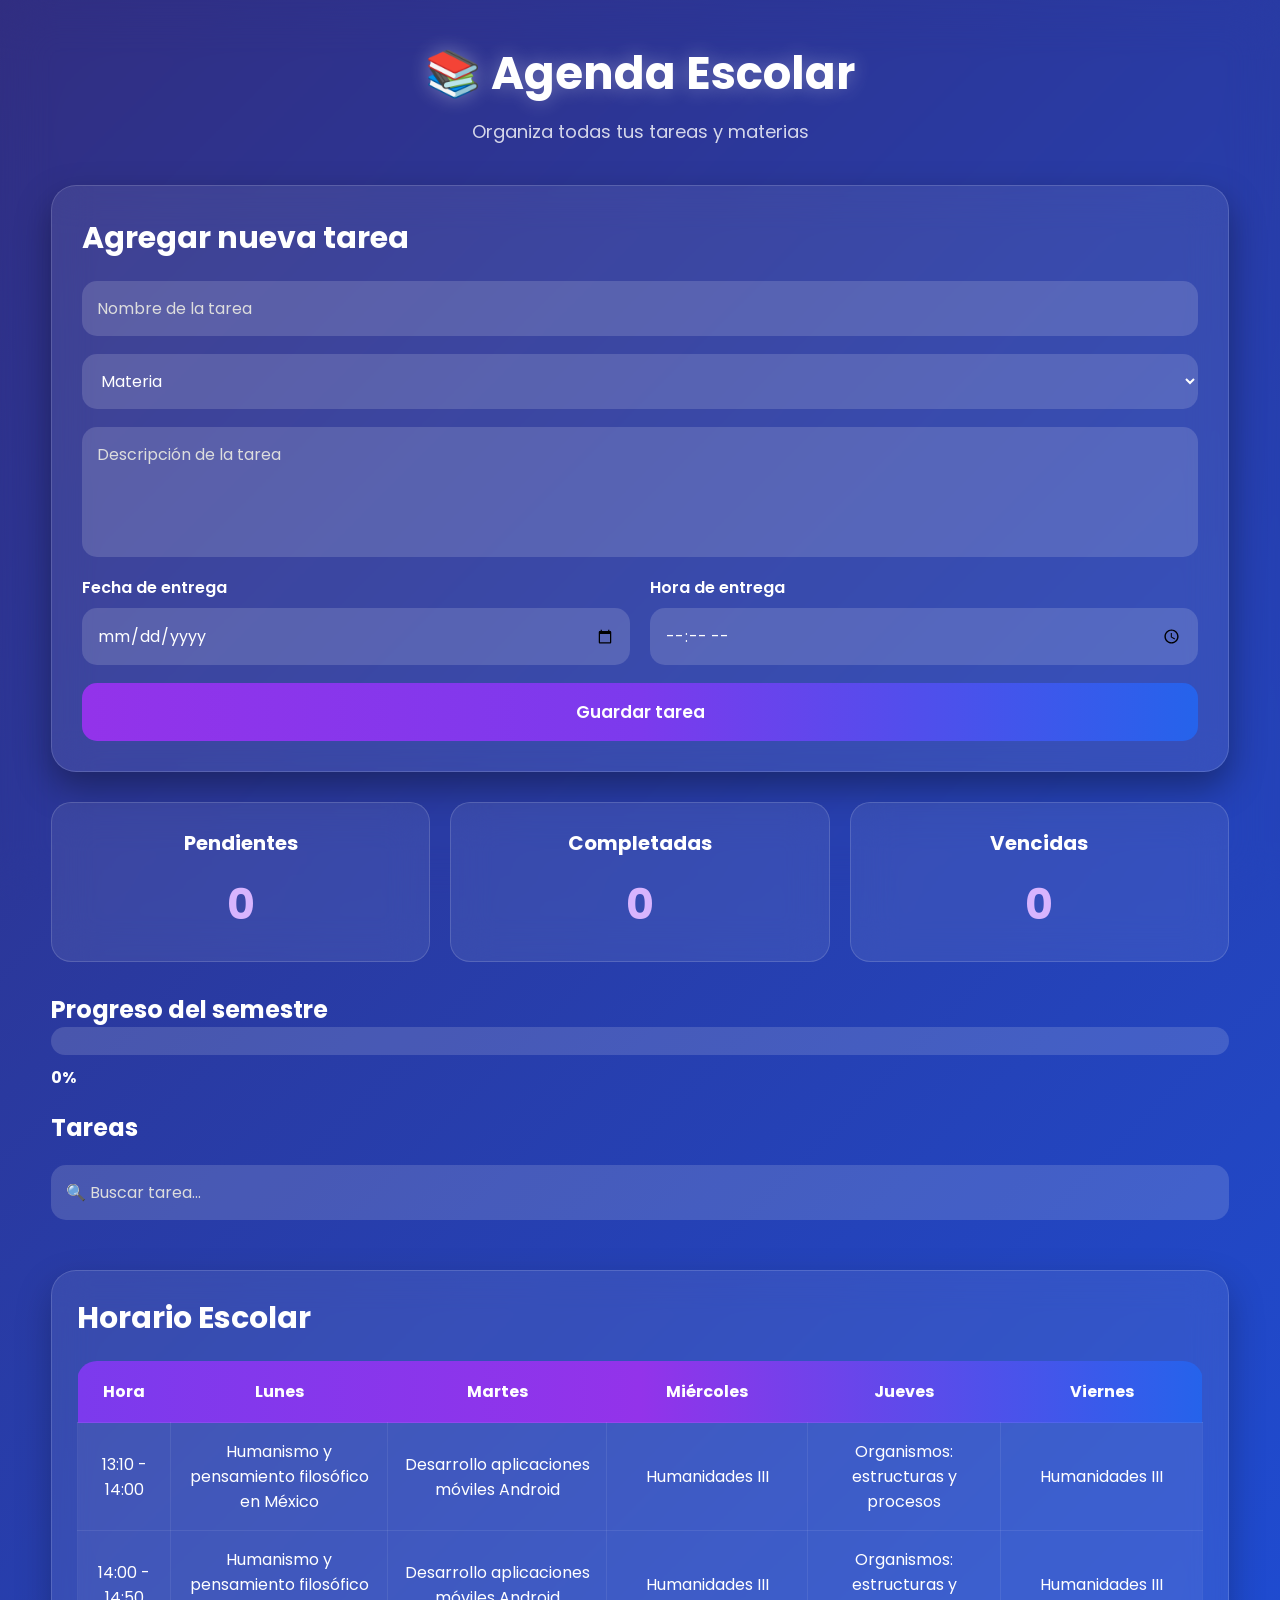
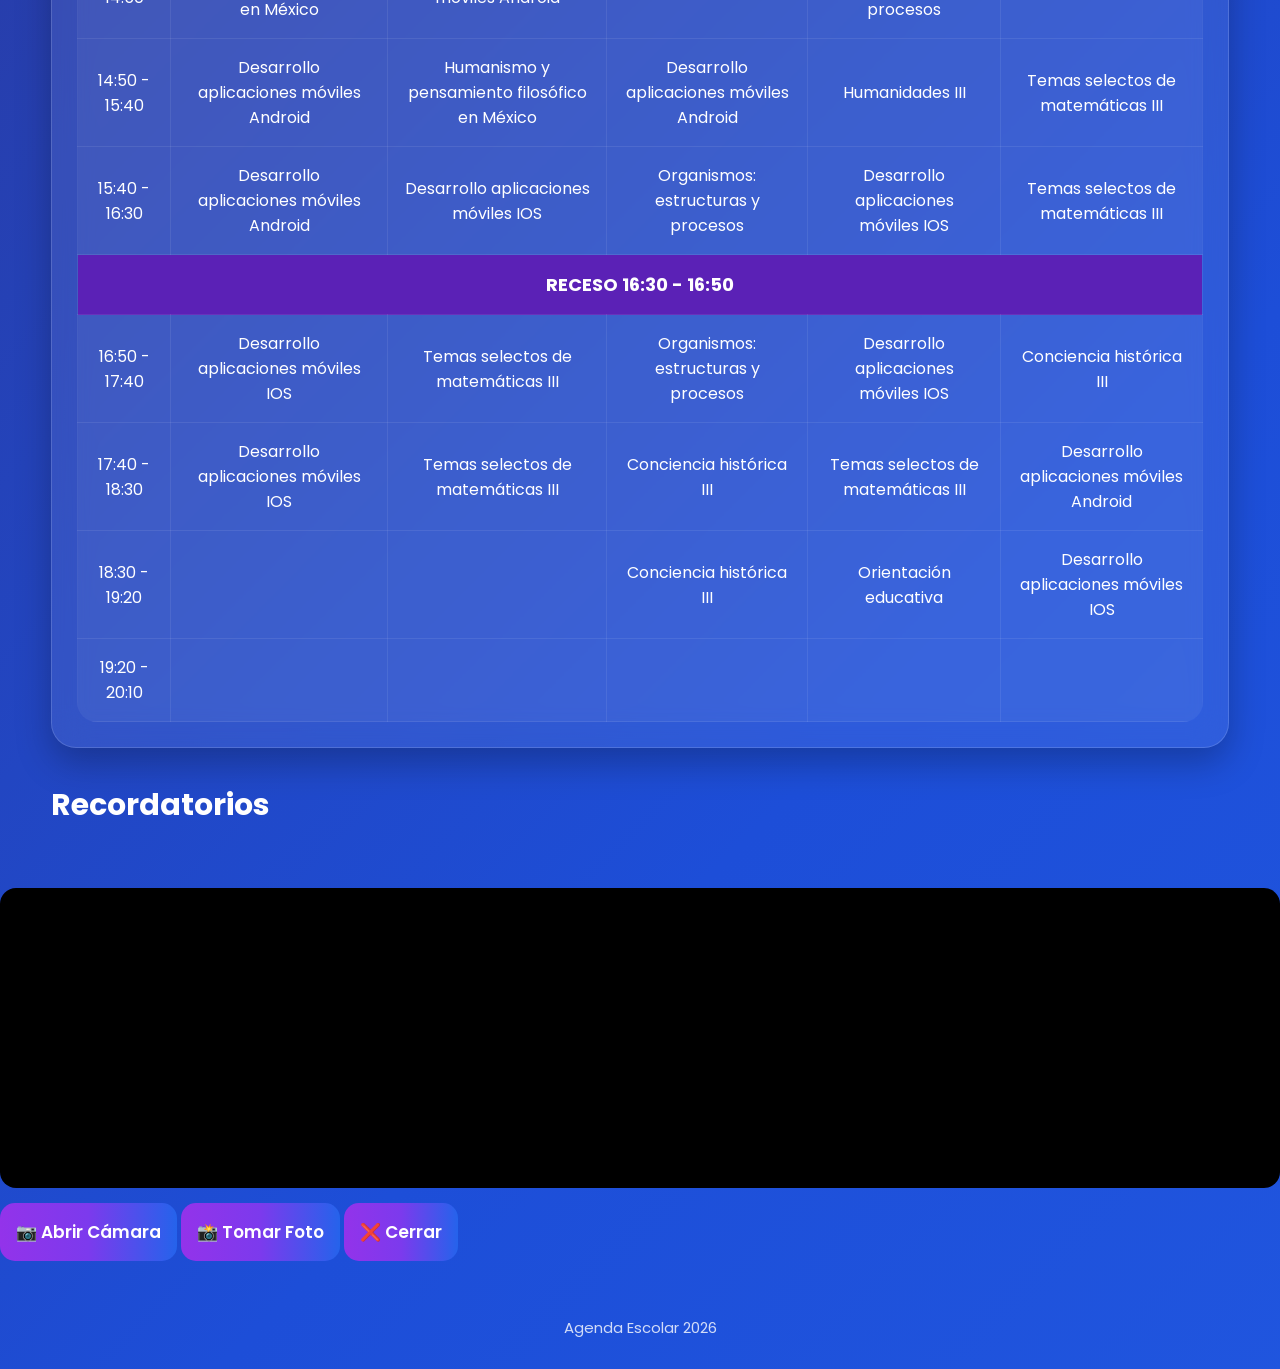
<file: index.html>
<!DOCTYPE html>
<html lang="es">
<head>
<meta charset="UTF-8">
<meta name="viewport" content="width=device-width, initial-scale=1.0">
<title>Agenda Escolar</title>
<link rel="stylesheet" href="style.css">

<link rel="preconnect" href="https://fonts.googleapis.com">
<link rel="preconnect" href="https://fonts.gstatic.com" crossorigin>
<link href="https://fonts.googleapis.com/css2?family=Poppins:wght@300;400;500;600;700&display=swap" rel="stylesheet">
</head>
<body>
<div class="fondo"></div>
<header>
<h1>📚 Agenda Escolar</h1>
<p>Organiza todas tus tareas y materias</p>
</header>
<section class="panel">
<h2>Agregar nueva tarea</h2>
<div class="formulario">
<input
id="titulo"
type="text"
placeholder="Nombre de la tarea">
<select id="materia">
<option value="">Materia</option>
<option>Desarrollo aplicaciones móviles para Android</option>
<option>Desarrollo aplicaciones móviles para IOS</option>
<option>Humanismo y pensamiento filosófico en México</option>
<option>Humanidades III</option>
<option>Organismos: estructuras y procesos. Herencia y evolución biológica</option>
<option>Temas selectos de matemáticas III</option>
<option>Conciencia histórica III</option>
<option>Orientación educativa</option>
</select>
<textarea
id="descripcion"
placeholder="Descripción de la tarea"></textarea>
<div class="fechaHora">
<div>
<label>Fecha de entrega</label>
<input id="fecha" type="date">
</div>
<div>
<label>Hora de entrega</label>
<input id="hora" type="time">
</div>
</div>
<button id="guardar">
Guardar tarea
</button>
</div>
</section>
<section class="estadisticas">
<div class="card">
<h3>Pendientes</h3>
<span id="pendientes">0</span>
</div>
<div class="card">
<h3>Completadas</h3>
<span id="completadas">0</span>
</div>
<div class="card">
<h3>Vencidas</h3>
<span id="vencidas">0</span>
</div>
</section>
<section class="lista">
<h2>Tareas</h2>
<div id="listaTareas"></div>
</section>
<section class="horario">
<h2>Horario Escolar</h2>
<div class="tablaResponsive">
<table>
<thead>
<tr>
<th>Hora</th>
<th>Lunes</th>
<th>Martes</th>
<th>Miércoles</th>
<th>Jueves</th>
<th>Viernes</th>
</tr>
</thead>
<tbody>
<tr>
<td>13:10 - 14:00</td>

<td>Humanismo y pensamiento filosófico en México</td>

<td>Desarrollo aplicaciones móviles Android</td>

<td>Humanidades III</td>

<td>Organismos: estructuras y procesos</td>

<td>Humanidades III</td>

</tr>

<tr>

<td>14:00 - 14:50</td>

<td>Humanismo y pensamiento filosófico en México</td>

<td>Desarrollo aplicaciones móviles Android</td>

<td>Humanidades III</td>

<td>Organismos: estructuras y procesos</td>

<td>Humanidades III</td>

</tr>

<tr>

<td>14:50 - 15:40</td>

<td>Desarrollo aplicaciones móviles Android</td>

<td>Humanismo y pensamiento filosófico en México</td>

<td>Desarrollo aplicaciones móviles Android</td>

<td>Humanidades III</td>

<td>Temas selectos de matemáticas III</td>

</tr>

<tr>

<td>15:40 - 16:30</td>

<td>Desarrollo aplicaciones móviles Android</td>

<td>Desarrollo aplicaciones móviles IOS</td>

<td>Organismos: estructuras y procesos</td>

<td>Desarrollo aplicaciones móviles IOS</td>

<td>Temas selectos de matemáticas III</td>

</tr>

<tr class="receso">

<td colspan="6">

RECESO

16:30 - 16:50

</td>

</tr>

<tr>

<td>16:50 - 17:40</td>

<td>Desarrollo aplicaciones móviles IOS</td>

<td>Temas selectos de matemáticas III</td>

<td>Organismos: estructuras y procesos</td>

<td>Desarrollo aplicaciones móviles IOS</td>

<td>Conciencia histórica III</td>

</tr>

<tr>

<td>17:40 - 18:30</td>

<td>Desarrollo aplicaciones móviles IOS</td>

<td>Temas selectos de matemáticas III</td>

<td>Conciencia histórica III</td>

<td>Temas selectos de matemáticas III</td>

<td>Desarrollo aplicaciones móviles Android</td>

</tr>

<tr>

<td>18:30 - 19:20</td>

<td></td>

<td></td>

<td>Conciencia histórica III</td>

<td>Orientación educativa</td>

<td>Desarrollo aplicaciones móviles IOS</td>

</tr>

<tr>

<td>19:20 - 20:10</td>

<td></td>

<td></td>

<td></td>

<td></td>

<td></td>

</tr>

</tbody>

</table>

</div>

</section>




<section class="recordatorios">

<h2>Recordatorios</h2>

<div id="recordatorios"></div>

</section>

<script src="agenda.js"></script>

<div class="camera-container">
    <video id="camera" autoplay playsinline></video>
    <canvas id="canvas" style="display:none;"></canvas>
</div>

<button class="btn-tap" onclick="Camera.startCamera()">📷 Abrir Cámara</button>
<button class="btn-tap" onclick="Camera.takePhoto()">📸 Tomar Foto</button>
<button class="btn-tap" onclick="Camera.stopCamera()">❌ Cerrar</button>

<img id="photo" style="width:100%; border-radius:12px; margin-top:10px;">


<footer>

Agenda Escolar 2026

</footer>
</body>

</html>
</file>
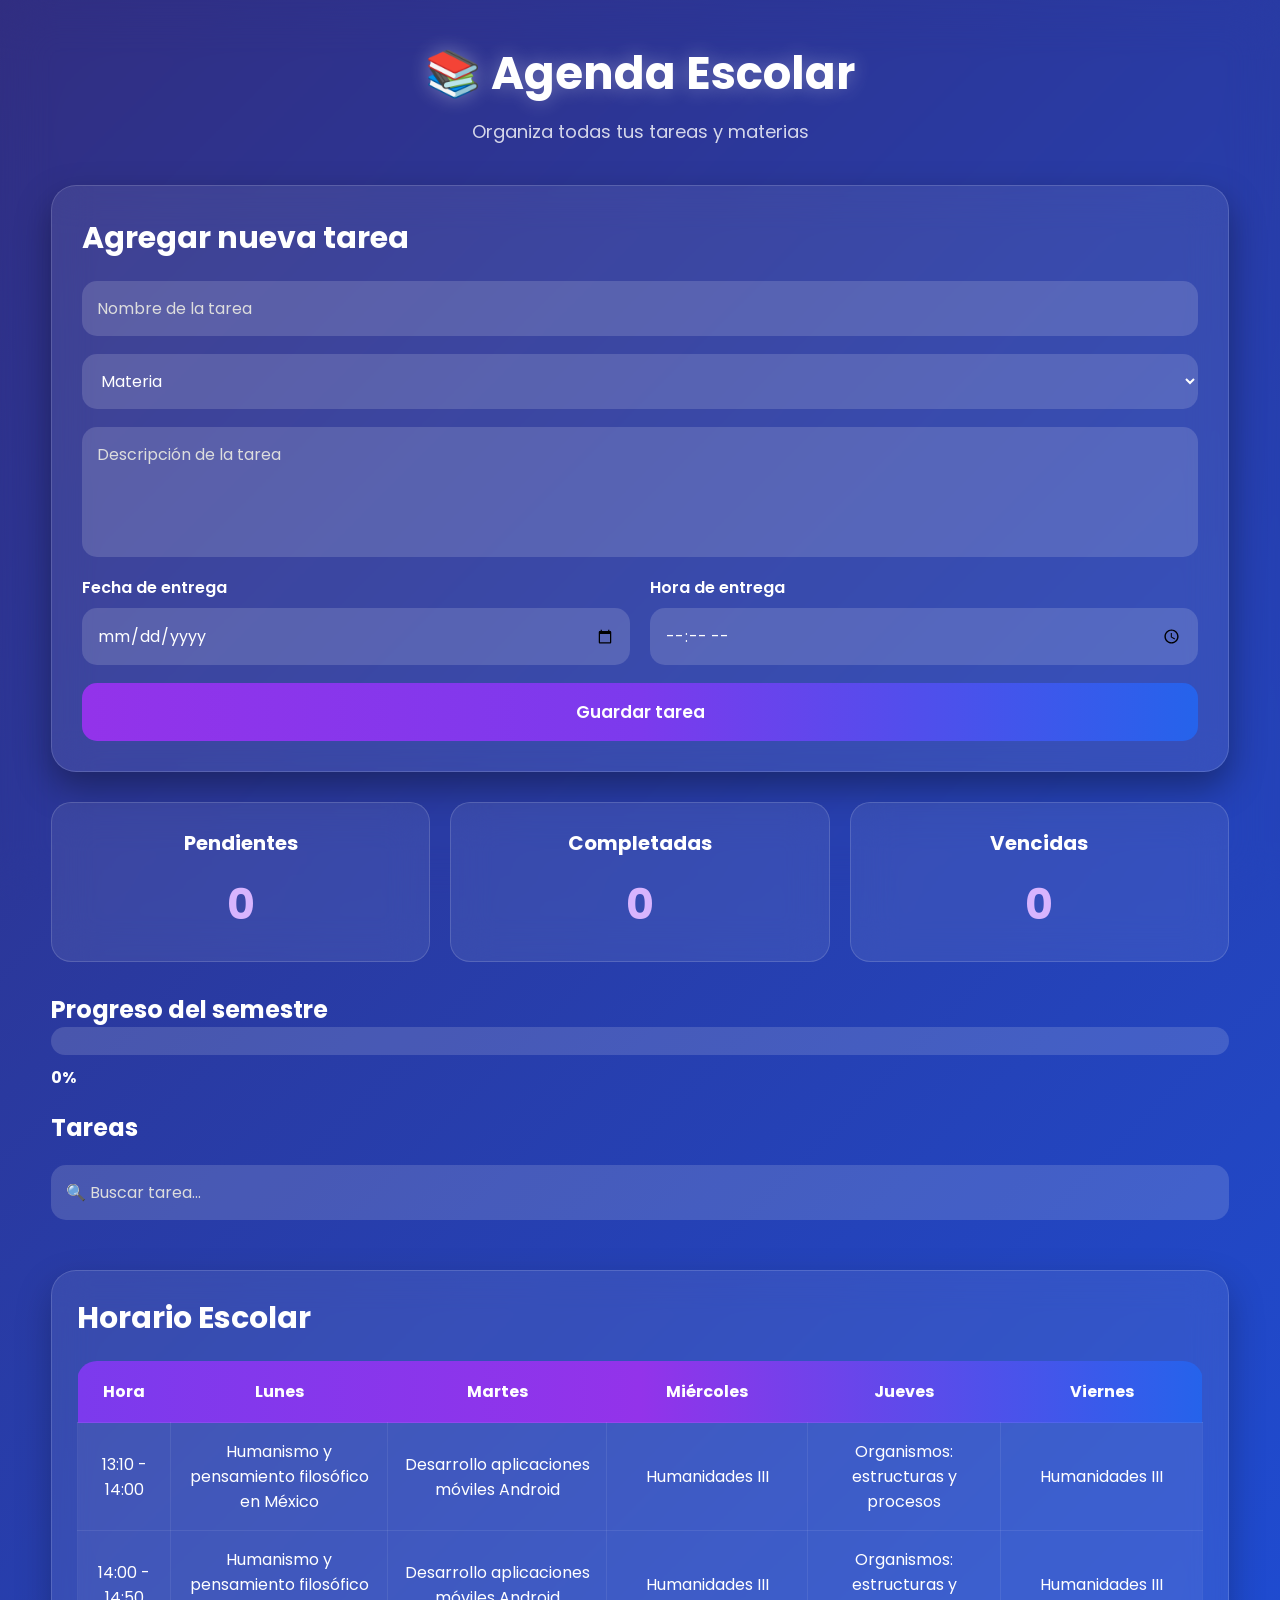
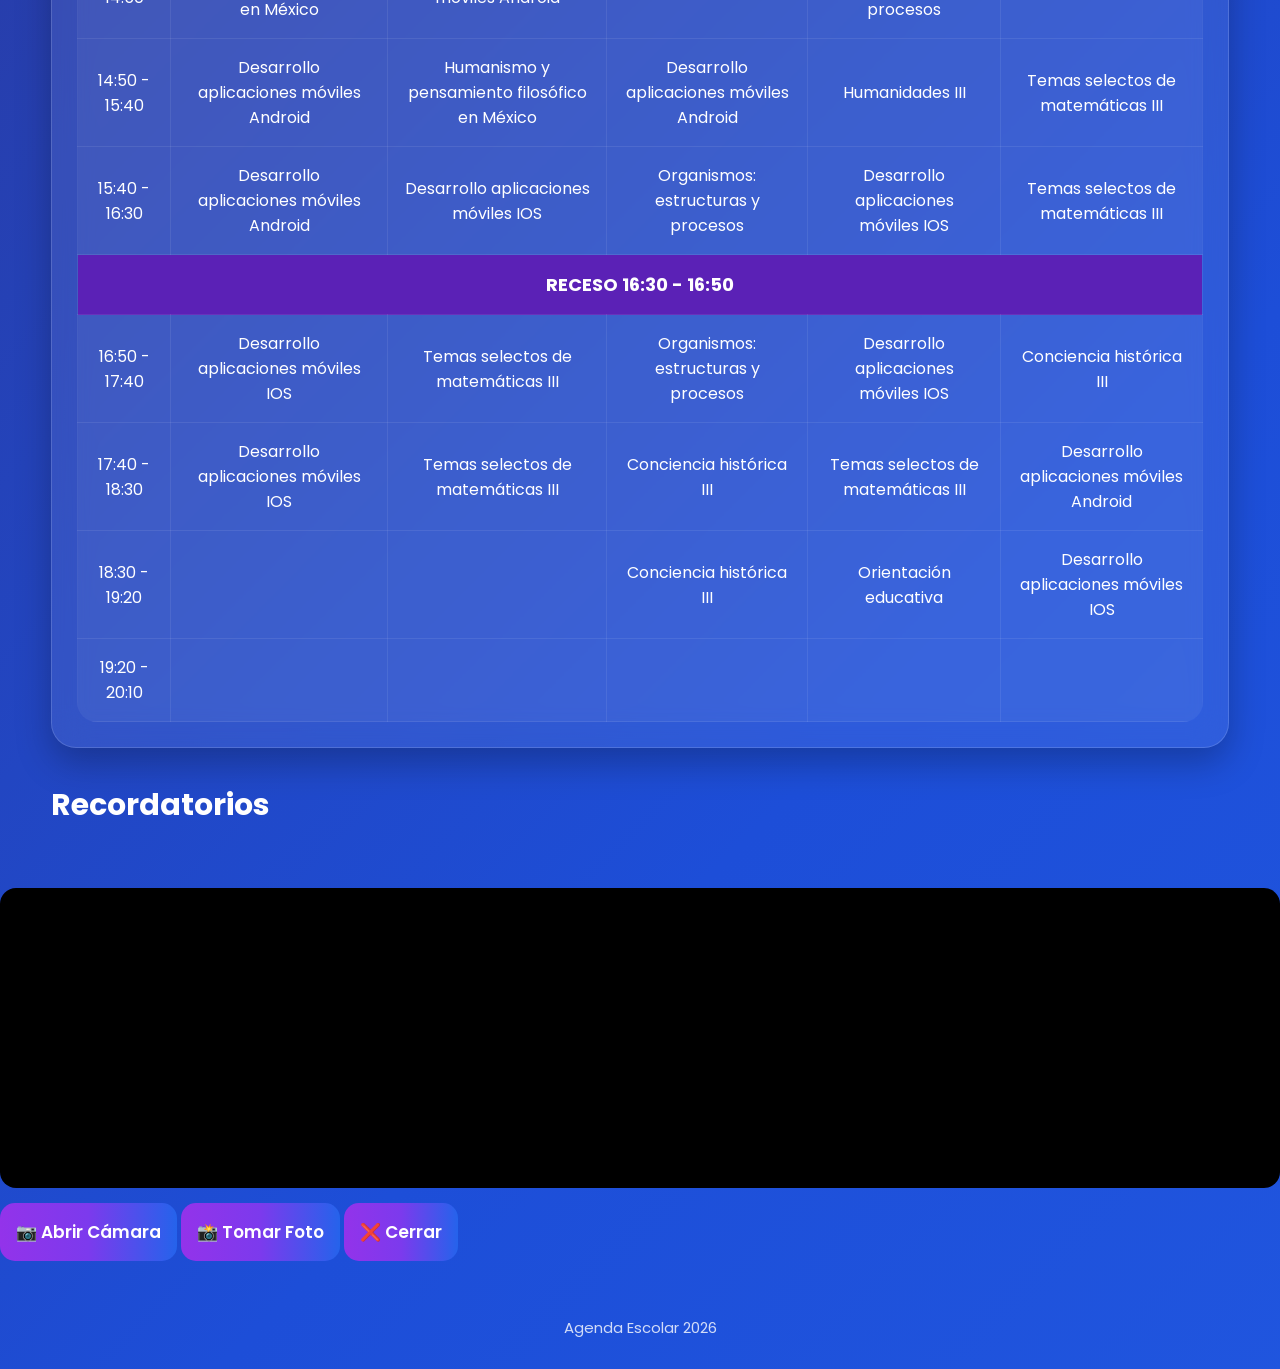
<file: horario.html>
<!DOCTYPE html>
<html lang="es">
<head>
<meta charset="UTF-8">
<meta name="viewport" content="width=device-width, initial-scale=1.0">
<title>Agenda Escolar</title>
<link rel="stylesheet" href="style.css">

<link rel="preconnect" href="https://fonts.googleapis.com">
<link rel="preconnect" href="https://fonts.gstatic.com" crossorigin>
<link href="https://fonts.googleapis.com/css2?family=Poppins:wght@300;400;500;600;700&display=swap" rel="stylesheet">
</head>
<body>
<div class="fondo"></div>
<header>
<h1>📚 Agenda Escolar</h1>
<p>Organiza todas tus tareas y materias</p>
</header>
<section class="panel">
<h2>Agregar nueva tarea</h2>
<div class="formulario">
<input
id="titulo"
type="text"
placeholder="Nombre de la tarea">
<select id="materia">
<option value="">Materia</option>
<option>Desarrollo aplicaciones móviles para Android</option>
<option>Desarrollo aplicaciones móviles para IOS</option>
<option>Humanismo y pensamiento filosófico en México</option>
<option>Humanidades III</option>
<option>Organismos: estructuras y procesos. Herencia y evolución biológica</option>
<option>Temas selectos de matemáticas III</option>
<option>Conciencia histórica III</option>
<option>Orientación educativa</option>
</select>
<textarea
id="descripcion"
placeholder="Descripción de la tarea"></textarea>
<div class="fechaHora">
<div>
<label>Fecha de entrega</label>
<input id="fecha" type="date">
</div>
<div>
<label>Hora de entrega</label>
<input id="hora" type="time">
</div>
</div>
<button id="guardar">
Guardar tarea
</button>
</div>
</section>
<section class="estadisticas">
<div class="card">
<h3>Pendientes</h3>
<span id="pendientes">0</span>
</div>
<div class="card">
<h3>Completadas</h3>
<span id="completadas">0</span>
</div>
<div class="card">
<h3>Vencidas</h3>
<span id="vencidas">0</span>
</div>
</section>
<section class="lista">
<h2>Tareas</h2>
<div id="listaTareas"></div>
</section>
<section class="horario">
<h2>Horario Escolar</h2>
<div class="tablaResponsive">
<table>
<thead>
<tr>
<th>Hora</th>
<th>Lunes</th>
<th>Martes</th>
<th>Miércoles</th>
<th>Jueves</th>
<th>Viernes</th>
</tr>
</thead>
<tbody>
<tr>
<td>13:10 - 14:00</td>

<td>Humanismo y pensamiento filosófico en México</td>

<td>Desarrollo aplicaciones móviles Android</td>

<td>Humanidades III</td>

<td>Organismos: estructuras y procesos</td>

<td>Humanidades III</td>

</tr>

<tr>

<td>14:00 - 14:50</td>

<td>Humanismo y pensamiento filosófico en México</td>

<td>Desarrollo aplicaciones móviles Android</td>

<td>Humanidades III</td>

<td>Organismos: estructuras y procesos</td>

<td>Humanidades III</td>

</tr>

<tr>

<td>14:50 - 15:40</td>

<td>Desarrollo aplicaciones móviles Android</td>

<td>Humanismo y pensamiento filosófico en México</td>

<td>Desarrollo aplicaciones móviles Android</td>

<td>Humanidades III</td>

<td>Temas selectos de matemáticas III</td>

</tr>

<tr>

<td>15:40 - 16:30</td>

<td>Desarrollo aplicaciones móviles Android</td>

<td>Desarrollo aplicaciones móviles IOS</td>

<td>Organismos: estructuras y procesos</td>

<td>Desarrollo aplicaciones móviles IOS</td>

<td>Temas selectos de matemáticas III</td>

</tr>

<tr class="receso">

<td colspan="6">

RECESO

16:30 - 16:50

</td>

</tr>

<tr>

<td>16:50 - 17:40</td>

<td>Desarrollo aplicaciones móviles IOS</td>

<td>Temas selectos de matemáticas III</td>

<td>Organismos: estructuras y procesos</td>

<td>Desarrollo aplicaciones móviles IOS</td>

<td>Conciencia histórica III</td>

</tr>

<tr>

<td>17:40 - 18:30</td>

<td>Desarrollo aplicaciones móviles IOS</td>

<td>Temas selectos de matemáticas III</td>

<td>Conciencia histórica III</td>

<td>Temas selectos de matemáticas III</td>

<td>Desarrollo aplicaciones móviles Android</td>

</tr>

<tr>

<td>18:30 - 19:20</td>

<td></td>

<td></td>

<td>Conciencia histórica III</td>

<td>Orientación educativa</td>

<td>Desarrollo aplicaciones móviles IOS</td>

</tr>

<tr>

<td>19:20 - 20:10</td>

<td></td>

<td></td>

<td></td>

<td></td>

<td></td>

</tr>

</tbody>

</table>

</div>

</section>




<section class="recordatorios">

<h2>Recordatorios</h2>

<div id="recordatorios"></div>

</section>

<script src="agenda.js"></script>

<div class="camera-container">
    <video id="camera" autoplay playsinline></video>
    <canvas id="canvas" style="display:none;"></canvas>
</div>

<button class="btn-tap" onclick="Camera.startCamera()">📷 Abrir Cámara</button>
<button class="btn-tap" onclick="Camera.takePhoto()">📸 Tomar Foto</button>
<button class="btn-tap" onclick="Camera.stopCamera()">❌ Cerrar</button>

<img id="photo" style="width:100%; border-radius:12px; margin-top:10px;">


<footer>

Agenda Escolar 2026

</footer>
</body>

</html>
</file>
<file: style.css>
*{
    margin:0;
    padding:0;
    box-sizing:border-box;
    font-family:'Poppins',sans-serif;
}

body{

    min-height:100vh;

    background:linear-gradient(
        -45deg,
        #2e1065,
        #5b21b6,
        #7c3aed,
        #9333ea,
        #a855f7,
        #c026d3,
        #2563eb,
        #1d4ed8,
        #312e81
    );

    background-size:600% 600%;

    animation:fondo 20s ease infinite;

    color:white;

    overflow-x:hidden;

}

@keyframes fondo{

0%{

background-position:0% 50%;

}

50%{

background-position:100% 50%;

}

100%{

background-position:0% 50%;

}

}

/*========================*/

.fondo{

position:fixed;

width:100%;

height:100%;

backdrop-filter:blur(25px);

z-index:-1;

}

/*========================*/

header{

text-align:center;

padding:40px;

}

header h1{

font-size:45px;

font-weight:700;

margin-bottom:10px;

text-shadow:0px 0px 20px #ffffff55;

}

header p{

font-size:18px;

opacity:.8;

}

/*========================*/

.panel{

width:92%;

max-width:1200px;

margin:auto;

background:rgba(255,255,255,.08);

backdrop-filter:blur(20px);

border-radius:25px;

padding:30px;

box-shadow:

0 15px 35px rgba(0,0,0,.35);

margin-bottom:30px;

border:1px solid rgba(255,255,255,.15);

}

/*========================*/

.panel h2{

margin-bottom:20px;

font-size:30px;

}

/*========================*/

.formulario{

display:flex;

flex-direction:column;

gap:18px;

}

/*========================*/

input,
textarea,
select{

width:100%;

padding:15px;

border:none;

outline:none;

border-radius:15px;

background:rgba(255,255,255,.15);

color:white;

font-size:16px;

transition:.3s;

}

input:focus,
textarea:focus,
select:focus{

background:rgba(255,255,255,.25);

transform:scale(1.02);

}

textarea{

resize:none;

height:130px;

}

::placeholder{

color:#ddd;

}

option{

color:black;

}

/*========================*/

.fechaHora{

display:grid;

grid-template-columns:1fr 1fr;

gap:20px;

}

.fechaHora label{

display:block;

margin-bottom:8px;

font-weight:600;

}

/*========================*/

button{

padding:16px;

border:none;

border-radius:15px;

cursor:pointer;

font-size:17px;

font-weight:600;

background:linear-gradient(
90deg,
#9333ea,
#7c3aed,
#2563eb);

color:white;

transition:.35s;

}

button:hover{

transform:translateY(-4px);

box-shadow:

0 10px 25px rgba(0,0,0,.4);

}

/*========================*/

.estadisticas{

width:92%;

max-width:1200px;

margin:auto;

display:grid;

grid-template-columns:repeat(3,1fr);

gap:20px;

margin-bottom:30px;

}

/*========================*/

.card{

background:rgba(255,255,255,.08);

border-radius:20px;

padding:25px;

text-align:center;

backdrop-filter:blur(20px);

border:1px solid rgba(255,255,255,.15);

transition:.3s;

}

.card:hover{

transform:translateY(-5px);

}

.card h3{

font-size:20px;

margin-bottom:15px;

}

.card span{

font-size:42px;

font-weight:bold;

color:#d8b4fe;

}

/*========================*/

.lista{

width:92%;

max-width:1200px;

margin:auto;

margin-bottom:30px;

}

.lista h2{

margin-bottom:20px;

}

/*========================*/

#listaTareas{

display:grid;

gap:20px;

}

/*========================*/

.tarea{

background:rgba(255,255,255,.10);

border-radius:20px;

padding:22px;

border-left:8px solid #a855f7;

backdrop-filter:blur(15px);

transition:.3s;

box-shadow:

0 10px 25px rgba(0,0,0,.25);

}

.tarea:hover{

transform:translateY(-5px);

}

.tarea h3{

font-size:23px;

margin-bottom:10px;

}

.tarea p{

margin:8px 0;

opacity:.9;

}

.materia{

display:inline-block;

padding:6px 14px;

border-radius:20px;

background:#6d28d9;

margin-bottom:10px;

font-size:14px;

}

.fechaEntrega{

font-weight:bold;

color:#93c5fd;

}

.contador{

margin-top:15px;

font-size:15px;

font-weight:bold;

color:#fde68a;

}

/*========================*/

.botones{

display:flex;

gap:12px;

margin-top:20px;

flex-wrap:wrap;

}

.botones button{

flex:1;

min-width:120px;

}
/*=========================
      TABLA HORARIO
==========================*/

.horario{

width:92%;

max-width:1200px;

margin:auto;

margin-bottom:35px;

background:rgba(255,255,255,.08);

backdrop-filter:blur(18px);

border-radius:25px;

padding:25px;

border:1px solid rgba(255,255,255,.15);

box-shadow:0 15px 35px rgba(0,0,0,.25);

}

.horario h2{

margin-bottom:20px;

font-size:30px;

}

.tablaResponsive{

overflow-x:auto;

border-radius:20px;

}

table{

width:100%;

border-collapse:collapse;

min-width:900px;

}

thead{

background:linear-gradient(90deg,#7c3aed,#9333ea,#2563eb);

}

th{

padding:18px;

font-size:16px;

color:white;

}

td{

padding:16px;

text-align:center;

background:rgba(255,255,255,.05);

border:1px solid rgba(255,255,255,.08);

transition:.30s;

}

tbody tr:hover td{

background:rgba(255,255,255,.15);

}

.receso td{

background:#5b21b6;

font-size:18px;

font-weight:bold;

color:white;

}

/*=========================
      RECORDATORIOS
==========================*/

.recordatorios{

width:92%;

max-width:1200px;

margin:auto;

margin-bottom:40px;

}

.recordatorios h2{

margin-bottom:20px;

font-size:30px;

}

#recordatorios{

display:grid;

gap:20px;

}

.alerta{

padding:20px;

border-radius:18px;

background:rgba(255,255,255,.10);

backdrop-filter:blur(15px);

border-left:8px solid #facc15;

animation:aparecer .5s;

}

.alerta h3{

margin-bottom:10px;

}

.alerta p{

margin-top:6px;

}

.alertaVencida{

border-left:8px solid #ef4444;

}

.alertaHoy{

border-left:8px solid #22c55e;

}

/*=========================
        FOOTER
==========================*/

footer{

text-align:center;

padding:30px;

opacity:.8;

font-size:15px;

}

/*=========================
    COLORES MATERIAS
==========================*/

.android{

background:#7c3aed;

}

.ios{

background:#2563eb;

}

.humanismo{

background:#d946ef;

}

.humanidades{

background:#8b5cf6;

}

.organismos{

background:#4338ca;

}

.matematicas{

background:#3b82f6;

}

.historia{

background:#9333ea;

}

.orientacion{

background:#0ea5e9;

}

/*=========================
     TAREAS COMPLETADAS
==========================*/

.completada{

opacity:.65;

border-left:8px solid #22c55e;

}

.completada h3{

text-decoration:line-through;

}

.completada .contador{

color:#4ade80;

}

/*=========================
      TAREA VENCIDA
==========================*/

.vencida{

border-left:8px solid #ef4444;

}

.vencida .contador{

color:#f87171;

font-weight:bold;

}

/*=========================
       BOTONES
==========================*/

.editar{

background:#3b82f6;

}

.eliminar{

background:#ef4444;

}

.completar{

background:#22c55e;

}

.editar:hover{

background:#2563eb;

}

.eliminar:hover{

background:#dc2626;

}

.completar:hover{

background:#16a34a;

}

/*=========================
      SCROLL
==========================*/

::-webkit-scrollbar{

width:10px;

height:10px;

}

::-webkit-scrollbar-track{

background:#312e81;

}

::-webkit-scrollbar-thumb{

background:#9333ea;

border-radius:20px;

}

::-webkit-scrollbar-thumb:hover{

background:#a855f7;

}

/*=========================
      ANIMACIONES
==========================*/

@keyframes aparecer{

from{

opacity:0;

transform:translateY(20px);

}

to{

opacity:1;

transform:translateY(0);

}

}

.tarea{

animation:aparecer .45s ease;

}

.card{

animation:aparecer .5s ease;

}

.alerta{

animation:aparecer .5s ease;

}

/*=========================
      RESPONSIVE
==========================*/

@media(max-width:1000px){

.estadisticas{

grid-template-columns:1fr;

}

.fechaHora{

grid-template-columns:1fr;

}

header h1{

font-size:34px;

}

.panel h2,
.lista h2,
.horario h2,
.recordatorios h2{

font-size:25px;

}

button{

font-size:15px;

}

.botones{

flex-direction:column;

}

.card span{

font-size:34px;

}

}

@media(max-width:650px){

.panel,
.lista,
.horario,
.recordatorios{

width:95%;

padding:18px;

}

header{

padding:25px;

}

header h1{

font-size:28px;

}

header p{

font-size:15px;

}

input,
textarea,
select{

font-size:15px;

padding:13px;

}

.tarea{

padding:18px;

}

th{

font-size:14px;

}

td{

font-size:13px;

padding:12px;

}

}

/*=========================
     CLASE ACTUAL
==========================*/

.claseActual{

background:#22c55e !important;

color:white;

font-weight:bold;

animation:brillo 2s infinite;

}

@keyframes brillo{

0%{

box-shadow:0 0 5px #22c55e;

}

50%{

box-shadow:0 0 25px #22c55e;

}

100%{

box-shadow:0 0 5px #22c55e;

}

}

/*=========================
      EFECTOS
==========================*/

button:active{

transform:scale(.95);

}

.tarea:hover{

box-shadow:

0 0 25px rgba(168,85,247,.6);

}

.card:hover{

box-shadow:

0 0 25px rgba(96,165,250,.5);

}

.panel:hover{

box-shadow:

0 0 30px rgba(168,85,247,.4);

}

.camera-container {
    background: #000;
    border-radius: 16px;
    overflow: hidden;
    margin: 15px 0;
}

#camera {
    width: 100%;
    height: 300px;
    object-fit: cover;
    display: block;
}
</file>
